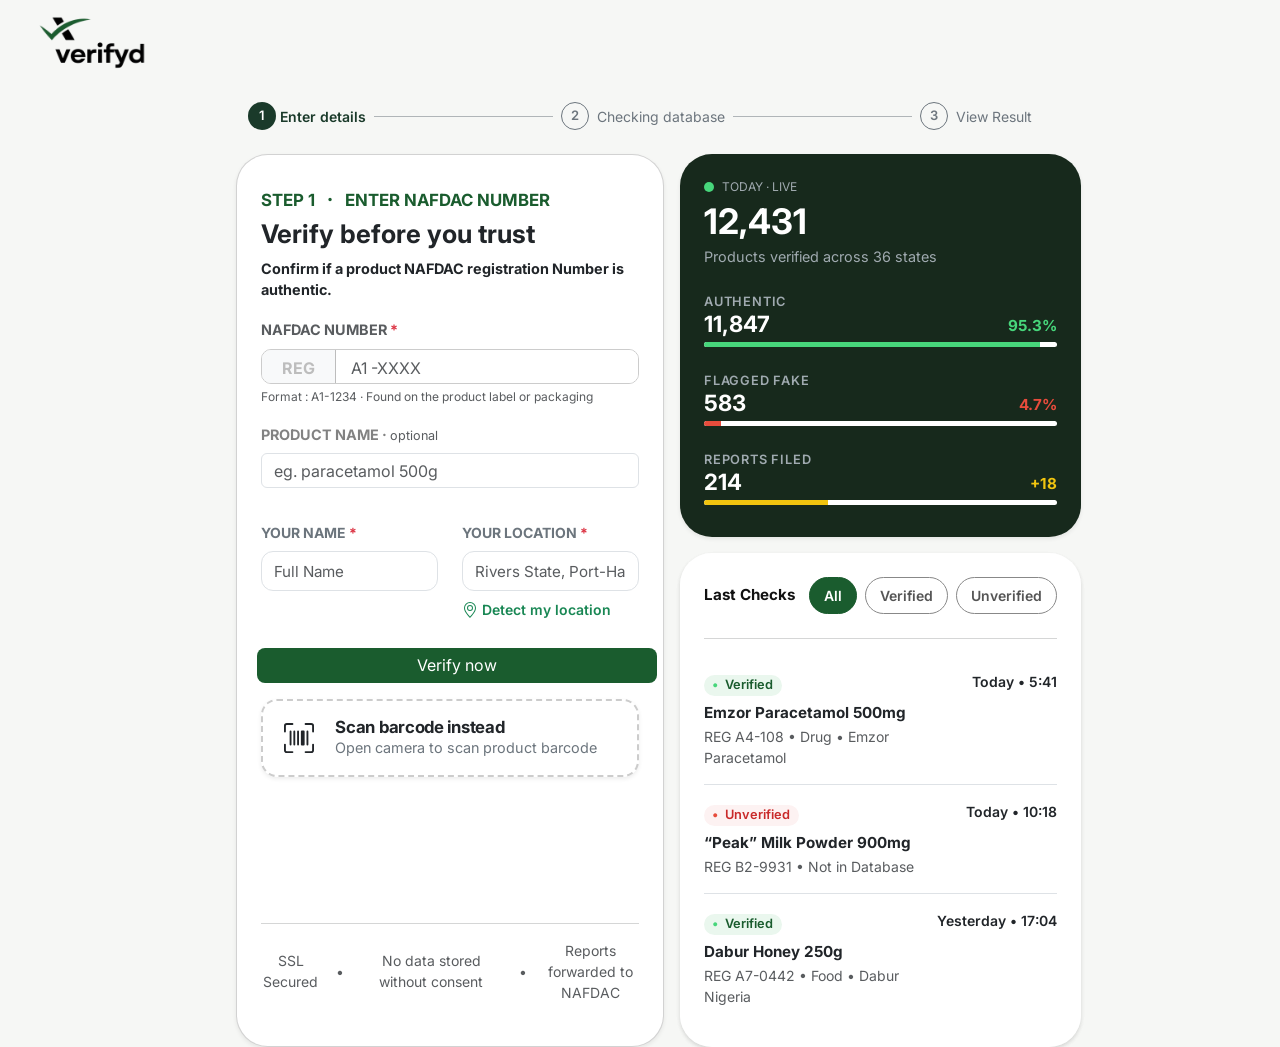
<file: index.html>
<!DOCTYPE html>
<html lang="en">
<head>
    <meta charset="UTF-8">
    <meta name="viewport" content="width=device-width, initial-scale=1.0">
    <title>verifyId</title>
    <link href="https://cdn.jsdelivr.net/npm/bootstrap@5.3.8/dist/css/bootstrap.min.css" rel="stylesheet" integrity="sha384-sRIl4kxILFvY47J16cr9ZwB07vP4J8+LH7qKQnuqkuIAvNWLzeN8tE5YBujZqJLB" crossorigin="anonymous">
    <link rel="preconnect" href="https://fonts.googleapis.com">
    <link rel="preconnect" href="https://fonts.gstatic.com" crossorigin>
     <link href="https://fonts.googleapis.com/css2?family=Inter:ital,opsz,wght@0,14..32,100..900;1,14..32,100..900&family=Syne:wght@400..800&display=swap" rel="stylesheet">
     <link rel="stylesheet" href="style/style.css">
    <style>
        body{
            font-family :inter,sans-serif;
            background-color: #f6f7f5;
        }
    </style>
</head>
<body>
     <nav class="navbar navbar-expand-md  navbar-darker">
    <div class="container-xxl mt-2 ms-4">
       <svg width="114" height="54" viewBox="0 0 124 61" fill="none" xmlns="http://www.w3.org/2000/svg" xmlns:xlink="http://www.w3.org/1999/xlink">
    <rect width="124" height="61" fill="url(#pattern0_3566_4879)"/>
   <defs>
<pattern id="pattern0_3566_4879" patternContentUnits="objectBoundingBox" width="1" height="1">
<use xlink:href="#image0_3566_4879" transform="matrix(0.000939012 0 0 0.00190328 -0.385264 -1.21997)"/>
</pattern>
<image id="image0_3566_4879" width="2000" height="2000" preserveAspectRatio="none" xlink:href="[data-uri]"/>
    </defs>
    </svg>

    </div>
    </div>
    </nav>

    
  


<div class="container ">
<div class="row align-items-center d-block d-md-flex justify-content-center g-2 mt-2 mt-sm-3 mt-none-3">
  <!-- Step 1 -->
  <div class="col-auto d-flex align-items-center gap-1 mb-2 mb-md-0">
    <div class="rounded-circle d-flex align-items-center justify-content-center fw-semibold text-white"
         style="width:28px;height:28px;background:#1a3a2a;font-size:13px;">1</div>
    <span class="fw-semibold small" style="color:#1a3a2a;">Enter details</span>
  </div>
  <!-- Line -->
  <div class="col-2 d-none d-md-block">
    <div class="border-top border-secondary opacity-50"></div>
  </div>
  <!-- Step 2 -->
  <div class="col-auto d-flex align-items-center gap-2 mb-2 mb-md-0">
    <div class="rounded-circle d-flex align-items-center justify-content-center fw-semibold text-secondary border border-secondary"
         style="width:28px;height:28px;font-size:13px;">2</div>
    <span class="small text-secondary">Checking database</span>
  </div>
  <!-- Line -->
  <div class="col-2 d-none d-md-block">
    <div class="border-top border-secondary opacity-50"></div>
  </div>
  <!-- Step 3 -->
  <div class="col-auto d-flex align-items-center gap-2 mb-2 mb-md-0">
    <div class="rounded-circle d-flex align-items-center justify-content-center fw-semibold text-secondary border border-secondary"
         style="width:28px;height:28px;font-size:13px;">3</div>
    <span class="small text-secondary">View Result</span>
  </div>
</div>
</div>

<div class="container container-card mt-4 js-container w-100">

  <div class="row g-3 justify-content-center">

    <!-- LEFT CARD -->
    <div class="col-md-6 d-flex justify-content-center">

      <div class="card custom-card2 border-1 shadow-sm rounded-5 w-100">

        <!-- CARD BODY -->
       <form action="" novalidate>
         <div class="card-body px-4 py-4">

          <!-- TITLE -->
          <h5 class="mt-2 fw-bolder"
              style="color:#1a5c2e; font-size:1.05rem;">
            STEP 1 <span class="ms-2 " style="font-size:20px;"> &#183;</span> <span class="ms-2 fw-bold">ENTER NAFDAC NUMBER</span> 
          </h5>

          <h2 class="fw-bold"
              style="font-size:1.6rem;">
            Verify before you trust
          </h2>

          <p class="fw-bolder"
             style="font-size:0.9rem;">
            Confirm if a product NAFDAC registration Number is authentic.
          </p>

          <!-- NAFDAC NUMBER -->
          <label for="reg-input"
                 class="form-label fw-bold text-muted"
                 style="font-size:.9rem;">
            NAFDAC NUMBER
            <span style="color:#dc3545;">*</span>
          </label>

          <div class="input-group custom-pill-input">

            <span class="input-group-text custom-reg-addon"
                  id="reg-addon">
              REG
            </span>

            <input type="text"
            name="reg-input" id="reg-input"
                   class="form-control custom-field"
                   placeholder="A1 -XXXX"
                   aria-describedby="reg-addon" pattern="^[a-zA-Z0-9]+$" required minlength="6">

          </div>

          <p class="small text-muted mt-1"
             style="font-size:0.75rem;">
            Format : A1-1234 &#183; Found on the product label or packaging
          </p>

          <!-- PRODUCT NAME -->
          <label for="product-input"
                 class="form-label fw-bold"
                 style="color:#828282; font-size:.9rem;">

            PRODUCT NAME &#183;

            <span class="text-muted fw-normal small">
              optional
            </span>

          </label>

          <input type="text"
                name="product-input"
                id="product-input"
                 class="form-control custom-field"
                 style="height:35px;"
                 id="product-input"
                 placeholder="eg. paracetamol 500g"
                 pattern=".*\S.*"
                 required>
                 

          <!-- USER DETAILS -->
          <div class="row g-4 mt-2">

            <!-- NAME -->
            <div class="col-md-6">

              <label class="form-label fw-bold text-uppercase small text-secondary">
                Your Name
                <span class="text-danger">*</span>
              </label>

              <input type="text"
                    id="name"
                     class="form-control custom-input3 py-2"
                     placeholder="Full Name"
                     pattern=".*\S.*"
                     required>

            </div>

            <!-- LOCATION -->
            <div class="col-md-6">

              <label class="form-label fw-bold text-uppercase small text-secondary">
                Your Location
                <span class="text-danger">*</span>
              </label>

              <input type="text"
              name="location"
              id="location"
              required
              pattern=".*\S.*"
                     class="form-control custom-input3 py-2"
                     placeholder="Rivers State, Port-Harcourt">

              <!-- DETECT LOCATION -->
              <div class="mt-2">

                <a href="#"
                   class="text-success text-decoration-none d-inline-flex align-items-center gap-1 small fw-semibold">

                  <svg xmlns="http://www.w3.org/2000/svg"
                       width="16"
                       height="16"
                       fill="currentColor"
                       class="bi bi-geo-alt"
                       viewBox="0 0 16 16">

                    <path d="M12.166 8.94c-.524 1.062-1.234 2.12-1.96 3.07A32 32 0 0 1 8 14.58a32 32 0 0 1-2.206-2.57c-.726-.95-1.436-2.008-1.96-3.07C3.304 7.867 3 6.862 3 6a5 5 0 0 1 10 0c0 .862-.305 1.867-.834 2.94M8 16s6-5.686 6-10A6 6 0 0 0 2 6c0 4.314 6 10 6 10"/>

                    <path d="M8 8a2 2 0 1 1 0-4 2 2 0 0 1 0 4m0 1a3 3 0 1 0 0-6 3 3 0 0 0 0 6"/>

                  </svg>

                  Detect my location

                </a>

              </div>


            </div>
            
              <button class="md rounded-3 border-0  ms-2 text-center"  style=" background-color: #1a5c2e; color:white; height: 35px; width:25rem" type="submit">Verify now </button>


              <div class="container" style="max-width: 500px;">
    <div class="scan-btn-container d-flex align-items-center p-3 bg-white border-dashed rounded-4 shadow-sm mt-3">
      
      <div class="me-3 text-dark flex-shrink-0">
       <svg xmlns="http://www.w3.org/2000/svg" width="40" height="30" fill="currentColor" class="bi bi-upc-scan" viewBox="0 0 16 16">
  <path d="M1.5 1a.5.5 0 0 0-.5.5v3a.5.5 0 0 1-1 0v-3A1.5 1.5 0 0 1 1.5 0h3a.5.5 0 0 1 0 1zM11 .5a.5.5 0 0 1 .5-.5h3A1.5 1.5 0 0 1 16 1.5v3a.5.5 0 0 1-1 0v-3a.5.5 0 0 0-.5-.5h-3a.5.5 0 0 1-.5-.5M.5 11a.5.5 0 0 1 .5.5v3a.5.5 0 0 0 .5.5h3a.5.5 0 0 1 0 1h-3A1.5 1.5 0 0 1 0 14.5v-3a.5.5 0 0 1 .5-.5m15 0a.5.5 0 0 1 .5.5v3a1.5 1.5 0 0 1-1.5 1.5h-3a.5.5 0 0 1 0-1h3a.5.5 0 0 0 .5-.5v-3a.5.5 0 0 1 .5-.5M3 4.5a.5.5 0 0 1 1 0v7a.5.5 0 0 1-1 0zm2 0a.5.5 0 0 1 1 0v7a.5.5 0 0 1-1 0zm2 0a.5.5 0 0 1 1 0v7a.5.5 0 0 1-1 0zm2 0a.5.5 0 0 1 .5-.5h1a.5.5 0 0 1 .5.5v7a.5.5 0 0 1-.5.5h-1a.5.5 0 0 1-.5-.5zm3 0a.5.5 0 0 1 1 0v7a.5.5 0 0 1-1 0z"/>
       </svg> 
      </div>

      <div>
        <h6 class="fw-bold mb-0 text-dark" style="font-size: 1.05rem; letter-spacing: -0.3px;">Scan barcode instead</h6>
        <p class="text-secondary mb-0 small" style="font-size: 0.9rem;">Open camera to scan product barcode</p>
      </div>

    </div>
  </div>





       <div class="container-fluid" style="margin-top: 130px;">
  <hr class="text-muted">
  <div class="d-flex flex-column flex-md-row justify-content-center align-items-center text-center text-muted small gap-2 gap-md-3">
    
    <div>SSL Secured</div>
    
    <div class="d-none d-md-block">&bull;</div>
    
    <div>No data stored without<br class="d-md-none"> consent</div>
    
    <div class="d-none d-md-block">&bull;</div>
    
    <div>Reports forwarded to<br>NAFDAC</div>
    
  </div>
</div>

          </div>

        </div>
       </form>

      </div>

    </div>

    <!-- RIGHT SIDE -->
    <div class="col-md-6 d-flex flex-column gap-3">

      <!-- TOP CARD -->
      <div class="card  card-custom2 border-0 shadow-sm rounded-5 mb-3 mb-md-0" style="background-color: #17291c; color: white;">
  <div class="card-body p-4">
    
    <p class="d-flex align-items-center mb-1 text-uppercase tracking-wider" style="font-size: 0.75rem; color: #a0aab0;"> 
      <span class="badge rounded-circle p-0 me-2" style="width: 10px; height: 10px; display: inline-block; background-color: #47d67b;"></span>
      TODAY &middot; LIVE
    </p>
    <h2 class="fw-bold mb-1" style="font-size: 2.2rem;">12,431</h2>
    <p class="mb-4 text-muted" style="font-size: 0.9rem; color: #a0aab0 !important;">Products verified across 36 states</p>

    <style>
      
    </style>

    <div class="mb-4">
      <div class="d-flex justify-content-between align-items-end mb-1">
        <div>
          <div class="stat-title">Authentic</div>
          <div class="stat-num">11,847</div>
        </div>
        <span class="fw-bold" style="color: #47d67b; font-size: 0.95rem;">95.3%</span>
      </div>
      <div class="progress custom-progress-track">
        <div class="progress-bar" role="progressbar" style="width: 95.3%; background-color: #47d67b;" aria-valuenow="95.3" aria-valuemin="0" aria-valuemax="100"></div>
      </div>
    </div>

    <div class="mb-4">
      <div class="d-flex justify-content-between align-items-end mb-1">
        <div>
          <div class="stat-title">Flagged Fake</div>
          <div class="stat-num">583</div>
        </div>
        <span class="fw-bold" style="color: #e74c3c; font-size: 0.95rem;">4.7%</span>
      </div>
      <div class="progress custom-progress-track">
        <div class="progress-bar" role="progressbar" style="width: 4.7%; background-color: #e74c3c;" aria-valuenow="4.7" aria-valuemin="0" aria-valuemax="100"></div>
      </div>
    </div>

    <div class="mb-2">
      <div class="d-flex justify-content-between align-items-end mb-1">
        <div>
          <div class="stat-title">Reports Filed</div>
          <div class="stat-num">214</div>
        </div>
        <span class="fw-bold" style="color: #f1c40f; font-size: 0.95rem;">+18</span>
      </div>
      <div class="progress custom-progress-track">
        <div class="progress-bar" role="progressbar" style="width: 35%; background-color: #f1c40f;" aria-valuenow="35" aria-valuemin="0" aria-valuemax="100"></div>
      </div>
    </div>

  </div>
</div>

      <!-- BOTTOM CARD -->
      <div class="card border-0 card-custom2  shadow-sm rounded-5">
        
<div class="card border-0 shadow-sm rounded-5">
  <div class="card-body p-4">
    
    <div class="d-flex justify-content-between align-items-center mb-4">
      <h5 class="fw-bolder mb-0 text-nowrap" style="font-size: 0.95rem; color: #111;">Last Checks</h5>
      
      <div class="d-flex gap-2">
        <button class="filter-btn active" type="button" data-filter="all">All</button>
        <button class="filter-btn" type="button" data-filter="verified">Verified</button>
        <button class="filter-btn" type="button" data-filter="unverified">Unverified</button>
      </div>
    </div>

    <hr class="text-muted opacity-25 my-3">

   <div id="checks-list">
  
  <div class="check-item py-3 border-bottom" data-status="verified">
    <div class="d-flex justify-content-between align-items-start">
      <div>
        <span class="badge rounded-pill mb-2 px-2.5 py-1" style="background-color: #eaf7ee; color: #1a5c2e; font-weight: 600; font-size: 0.8rem;">
          <span class="me-1" style="color: #47d67b;">&bull;</span> Verified
        </span>
        <h6 class="fw-bold mb-1 text-dark" style="font-size: 0.95rem;">Emzor Paracetamol 500mg</h6>
        <small class="text-muted d-block">REG A4-108 &bull; Drug &bull; Emzor Paracetamol</small>
      </div>
      <span class="text-dark fw-semibold small text-nowrap ms-3">Today &bull; 5:41</span>
    </div>
  </div>

  <div class="check-item py-3 border-bottom" data-status="unverified">
    <div class="d-flex justify-content-between align-items-start">
      <div>
        <span class="badge rounded-pill mb-2 px-2.5 py-1" style="background-color: #fdf2f2; color: #c92a2a; font-weight: 600; font-size: 0.8rem;">
          <span class="me-1" style="color: #e74c3c;">&bull;</span> Unverified
        </span>
        <h6 class="fw-bold mb-1 text-dark" style="font-size: 0.95rem;">“Peak” Milk Powder 900mg</h6>
        <small class="text-muted d-block">REG B2-9931 &bull; Not in Database</small>
      </div>
      <span class="text-dark fw-semibold small text-nowrap ms-3">Today &bull; 10:18</span>
    </div>
  </div>

  <div class="check-item py-3" data-status="verified">
    <div class="d-flex justify-content-between align-items-start">
      <div>
        <span class="badge rounded-pill mb-2 px-2.5 py-1" style="background-color: #eaf7ee; color: #1a5c2e; font-weight: 600; font-size: 0.8rem;">
          <span class="me-1" style="color: #47d67b;">&bull;</span> Verified
        </span>
        <h6 class="fw-bold mb-1 text-dark" style="font-size: 0.95rem;">Dabur Honey 250g</h6>
        <small class="text-muted d-block">REG A7-0442 &bull; Food &bull; Dabur Nigeria</small>
      </div>
      <span class="text-dark fw-semibold small text-nowrap ms-3">Yesterday &bull; 17:04</span>
    </div>
  </div>

</div>
  </div>
</div>
      </div>

    </div>

  </div>

</div>
 
    <script src="main.js"></script>
    <script src="https://cdn.jsdelivr.net/npm/bootstrap@5.3.8/dist/js/bootstrap.bundle.min.js" integrity="sha384-FKyoEForCGlyvwx9Hj09JcYn3nv7wiPVlz7YYwJrWVcXK/BmnVDxM+D2scQbITxI" crossorigin="anonymous"></script>

</body>
</html>
</file>
<file: style/style.css>
/* 1. Base Container Styling */
.custom-pill-input {
    border: 1px solid #cccccc;
    border-radius: 10px; 
    overflow: hidden;    
    height: 35px;       
    transition: all 0.2s ease-in-out; 
}

/* Base REG Addon Styling */
.custom-pill-input .custom-reg-addon {
    background-color: #f8f9fa !important; /* Force background color */
    color: #bdbdbd !important;            /* Default gray text */
    font-weight: bold;
    padding: 0 20px;
    border: none !important;
    border-right: 2px solid #bdbdbd !important; /* Default thick line */
    border-radius: 0;
    display: flex;
    align-items: center;
    transition: all 0.2s ease-in-out;
}

/* Base Input Styling */
.custom-pill-input .custom-field {
    border: none !important;
    border-radius: 0;
    padding-left: 15px;
    box-shadow: none !important;
}

/* ========================================================
   2. FOCUS & HOVER STATES (Everything turns green together)
   ======================================================== */

/* Triggered when user hovers OR clicks into the field */
.custom-pill-input:hover,
.custom-pill-input:focus-within {
    border-color: #1a5c2e !important; 
    box-shadow: 0 0 8px rgba(26, 92, 46, 0.2); 
}

/* Targets the addon text and divider line on hover OR focus */
.custom-pill-input:hover .custom-reg-addon,
.custom-pill-input:focus-within .custom-reg-addon {
    color: #1a5c2e !important;                  /* Dark green text */
    border-right: 2px solid #1a5c2e !important; /* Dark green vertical line */
}

/* 3. Clean up inner placeholder states */
.custom-pill-input .custom-field:focus {
    outline: none !important;
    box-shadow: none !important;
}

.custom-pill-input .custom-field:focus::placeholder {
    opacity: 0;

}
/* Force the placeholder text to completely disappear on focus */
.custom-pill-input .custom-field:focus::placeholder {
    opacity: 0 !important;
    visibility: hidden !important;
    color: transparent !important;
}
/* Triggers the moment the input is active/clicked */
.custom-pill-input .custom-field:focus {
    color: #000000; /* Ensures your typed text stays visible */
}
.custom-card2{
    width: 100%;
  max-width: 33.065rem;
  min-height: 49.857rem;
}
.custom-input3{
  
  height: 40px;
  font-size: 0.95rem;
  border-radius: 12px;
}

.custom-input3::placeholder{
      font-size: 0.95rem;
}
/* Custom style for the dashed border since Bootstrap doesn't have a default dashed utility */
    .border-dashed {
      border: 2px dashed #cccccc !important;
    }
    /* Subtle hover effect for better user experience */
    .scan-btn-container:hover {
      background-color: #fdfdfd;
      cursor: pointer;
    }
    
    .custom-progress-track {
        background-color: #ffffff !important; 
        height: 5px; 
        border-radius: 50px;
      }
      .stat-title {
        font-size: 0.8rem;
        letter-spacing: 0.05rem;
        color: #a0aab0;
        text-transform: uppercase;
        font-weight: 600;
      }
      .stat-num {
        font-size: 1.4rem;
        font-weight: 700;
        line-height: 1.2;
      }

      .card-custom2 {
     width: 100%;
    max-width: 25.065rem;
  
}
.container-card{
  
    padding-left: 13%;
    padding-right: 8%;
}


    /* Base Filter Pill Styling */
.filter-btn {
  background-color: transparent;
  color: #555555;
  border: 1.5px solid #888888;
  border-radius: 20px; /* Highly rounded pill appearance matching screenshot */
  padding: 7px 14px;
  font-size: 0.875rem;
  font-weight: 600;
  cursor: pointer;
  transition: all 0.2s ease-in-out;
}

/* Hover State */
.filter-btn:hover {
  background-color: #f4f5f6;
}

/* Default Active Style (All & Verified Green) */
.filter-btn.active {
  background-color: #1a5c2e; /* Your brand dark green */
  color: #ffffff;
  border-color: #1a5c2e;
}

/* Specific Active Style override for the Unverified pill when clicked */
.filter-btn[data-filter="unverified"].active {
  background-color: #c92a2a; /* Red alert tone from screenshot */
  color: #ffffff;
  border-color: #c92a2a;
}

/* Smooth Fade and Entry for list filtering items */
.check-item {
  transition: opacity 0.25s ease, transform 0.25s ease;
  opacity: 1;
  transform: scale(1);
}

.check-item.d-none {
  display: none !important;
  opacity: 0;
  transform: scale(0.98);
}

.custom-card3{
    width: 100%;
  max-width: 26.065rem;
  min-height: 49.857rem;
}
.card-container1{
  padding-left: 13%;
    padding-right: 8%;
}



:root {
    --brand-green: #0a5c36;
    --brand-light-green: #e1efe9;
    --text-muted: #adb5bd;
}

/* Stepper Custom Layout */
.stepper-item {
    display: flex;
    align-items: center;
    z-index: 2;
    font-size: 0.85rem;
    font-weight: 500;
}
.step-num {
    width: 28px;
    height: 28px;
    border-radius: 50%;
    display: inline-flex;
    align-items: center;
    justify-content: center;
    border: 1px solid var(--text-muted);
    background-color: #fff;
    color: var(--text-muted);
}
.step-done .step-num, .step-active .step-num {
    background-color: var(--brand-green);
    color: white;
    border-color: var(--brand-green);
}
.step-done .step-text, .step-active .step-text {
    color: var(--brand-green);
    font-weight: bold;
}
.step-todo .step-text {
    color: var(--text-muted);
}
.stepper-line {
    flex-grow: 1;
    height: 2px;
    background-color: #dee2e6;
    margin: 0 15px;
    z-index: 1;
}
.stepper-line.active-line {
    background-color: var(--brand-green);
}

/* Custom Conic Spinner */
.custom-spinner {
    width: 70px;
    height: 70px;
    border-radius: 50%;
    background: conic-gradient(rgba(10, 92, 54, 0.1) 25%, var(--brand-green));
    -webkit-mask: radial-gradient(farthest-side, transparent 88%, #000 90%);
    mask: radial-gradient(farthest-side, transparent 88%, #000 90%);
    animation: spin 1s linear infinite;
}
@keyframes spin {
    100% { transform: rotate(360deg); }
}

/* Dynamic List Items States */
.loading-step {
    color: var(--text-muted);
    transition: all 0.4s ease;
    display: flex;
    align-items: center;
    font-size: 1.05rem;
}
.status-icon {
    width: 20px;
    height: 20px;
    border: 2px solid var(--text-muted);
    border-radius: 50%;
    display: inline-block;
    flex-shrink: 0;
    transition: all 0.3s ease;
    position: relative;
}

/* Active State: bold, green ring */
.loading-step.active {
    color: #212529;
    font-weight: 500;
}
.loading-step.active .status-icon {
    border-color: var(--brand-green);
}

/* Done State: bold, filled green circle with an icon */
.loading-step.done {
    color: #212529;
}
.loading-step.done .status-icon {
    border-color: var(--brand-green);
    background-color: transparent;
}
.loading-step.done .status-icon::after {
    content: "✓";
    position: absolute;
    top: 50%;
    left: 50%;
    transform: translate(-50%, -50%);
    color: var(--brand-green);
    font-size: 0.8rem;
    font-weight: bold;
}



.progress-ring {
  border: 5px solid rgba(156, 156, 156, 0.676);

  border-top: 5px solid #1a5c2e;
  border-radius: 50%;
  width: 70px;
  height: 70px;
  animation: spin 1s linear infinite;
}

@keyframes spin {
  0% {
    transform: rotate(0deg);
  }

  100% {
    transform: rotate(360deg);
  }
}
</file>
